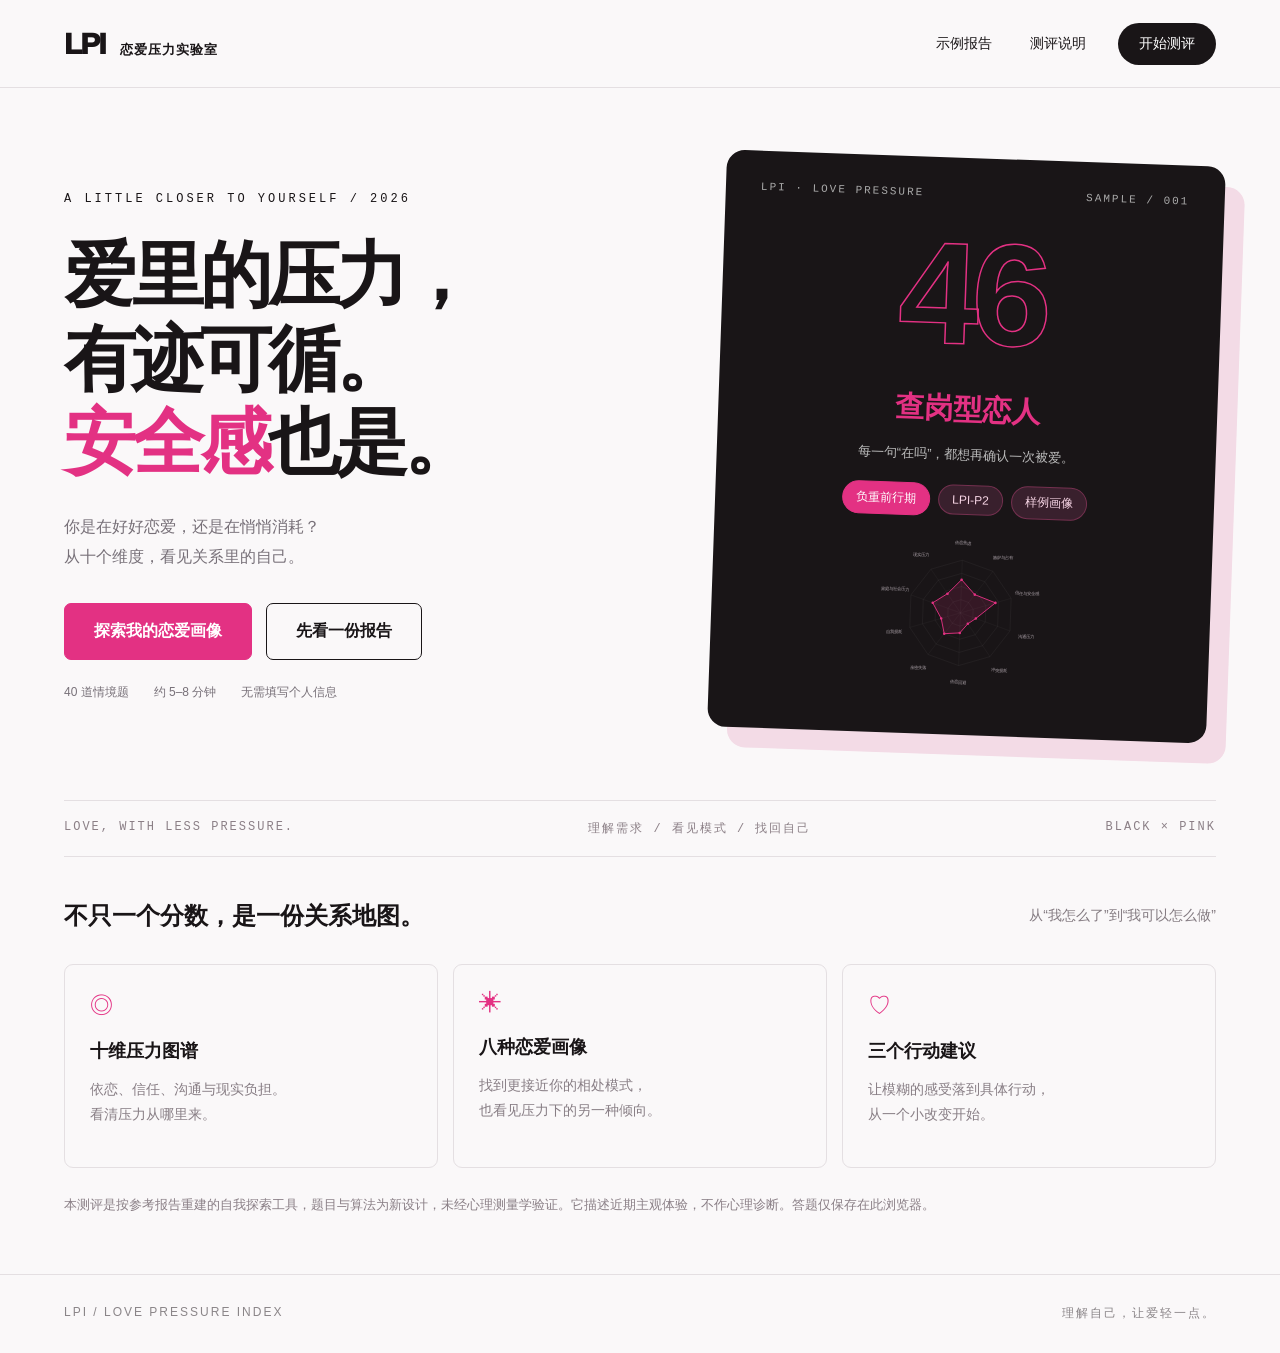
<file: index.html>
<!doctype html><html lang="zh-CN"><head><meta charset="UTF-8"><meta name="viewport" content="width=device-width, initial-scale=1"><title>LPI · 恋爱压力实验室</title><meta name="description" content="从十个维度，看见关系里的压力与安全感。40道情境题，生成你的恋爱压力画像。"><link rel="stylesheet" href="style.css?v=2"></head><body><header><a class="brand" href="#" id="home">LPI<span>恋爱压力实验室</span></a><nav><button id="navReport">示例报告</button><button id="navMethod">测评说明</button><button class="small-pink" id="navStart">开始测评</button></nav></header><main id="app"></main><footer><span>LPI / LOVE PRESSURE INDEX</span><span>理解自己，让爱轻一点。</span></footer><script src="app.js"></script></body></html>
</file>
<file: style.css>
:root{color-scheme:light;--pink:#e33183;--ink:#191517;--muted:#8a8588;--paper:#faf8f9;--line:#e4dfe2}*{box-sizing:border-box}body{margin:0;background:var(--paper);color:var(--ink);font-family:-apple-system,BlinkMacSystemFont,"PingFang SC","Microsoft Yahei",sans-serif}button,a,input{ -webkit-tap-highlight-color:transparent}button{font:inherit;cursor:pointer;color:var(--ink)}a{color:inherit;text-decoration:none}header{height:88px;border-bottom:1px solid var(--line);display:flex;align-items:center;justify-content:space-between;padding:0 5vw;background:#faf8f9} .brand{font-size:30px;font-weight:950;letter-spacing:-2px}.brand span{font-size:13px;font-weight:600;letter-spacing:1px;margin-left:15px}nav{display:flex;gap:26px;align-items:center}nav button{background:none;border:0;font-size:14px}button.small-pink{background:var(--ink);color:white;padding:12px 21px;border-radius:30px}main{min-height:80vh}footer{display:flex;justify-content:space-between;padding:30px 5vw;border-top:1px solid var(--line);font-size:12px;letter-spacing:2px;color:var(--muted)}.landing{max-width:1280px;margin:auto;padding:70px 5vw 45px}.eyebrow{font-size:12px;letter-spacing:3px;font-family:monospace}.hero{display:grid;grid-template-columns:1.2fr 1fr;gap:55px;align-items:center}.hero h1{font-size:clamp(48px,5.6vw,82px);line-height:1.16;letter-spacing:-4px;margin:28px 0}.pink{color:var(--pink)}.hero p{color:#777078;font-size:16px;line-height:1.9}.hero-actions{display:flex;gap:14px;margin-top:30px}.primary,.secondary{padding:17px 29px;border-radius:7px;border:1px solid var(--ink);font-weight:650}.primary{background:var(--pink);border-color:var(--pink);color:white}.secondary{background:transparent}.meta{display:flex;gap:25px;margin-top:24px;color:#777078;font-size:12px}.hero-card{background:var(--ink);color:white;border-radius:18px;padding:30px 35px;position:relative;transform:rotate(2deg);box-shadow:20px 20px 0 #f3dbe6}.card-top{display:flex;justify-content:space-between;font:11px monospace;letter-spacing:2px;color:#aaa}.score{font-size:145px;line-height:1.1;font-weight:900;letter-spacing:-8px;color:transparent;-webkit-text-stroke:1.5px var(--pink);margin:15px 0}.hero-card .score{text-align:center}.hero-card h2{font-size:29px;color:var(--pink);text-align:center;margin:0}.hero-card .caption{text-align:center;color:#bbb;font-size:13px}.mini-radar{height:160px;margin:12px auto;display:block}.chip{display:inline-block;border-radius:30px;background:#39202d;border:1px solid #74304f;color:#f8d6e6;padding:7px 13px;font-size:12px;margin:4px}.chip.solid{background:var(--pink);color:white;border-color:var(--pink)}.hero-card .tags{text-align:center}.ticker{border-top:1px solid var(--line);border-bottom:1px solid var(--line);padding:19px 0;margin-top:65px;display:flex;justify-content:space-between;color:#8b7f86;font:12px monospace;letter-spacing:2px}.intro{display:flex;justify-content:space-between;margin-top:36px;align-items:center}.intro h2{font-size:24px;margin:0}.intro p{color:#837a80;font-size:14px}.features{display:grid;grid-template-columns:repeat(3,1fr);gap:15px;margin:25px 0}.feature{border:1px solid var(--line);border-radius:9px;padding:25px}.feature b{font-size:18px}.feature p{font-size:14px;line-height:1.8;color:#887e85}.feature i{display:block;color:var(--pink);font-size:23px;font-style:normal;margin-bottom:18px}.report{max-width:820px;margin:40px auto;padding:0 20px}.report-tools{display:flex;justify-content:space-between;align-items:center;margin-bottom:18px;font-size:13px}.report-tools button{border:1px solid var(--line);background:white;border-radius:5px;padding:9px 12px}.cover{background:var(--ink);color:white;border-radius:18px;padding:38px 42px;text-align:center;background-image:radial-gradient(#ffffff08 1px,transparent 1px);background-size:19px 19px}.cover .card-top{border-bottom:1px solid #ffffff25;padding-bottom:22px;text-align:left}.cover .eyebrow{margin-top:30px;color:#aaa}.cover h1{font-size:42px;color:var(--pink);margin:18px}.cover .score{font-size:150px;margin:12px}.cover p{color:#c3babe}.gauge{height:14px;background:#ffffff18;border-radius:5px;overflow:hidden;margin-top:15px}.gauge i{display:block;height:100%;background:var(--pink)}.gauge-label{display:flex;justify-content:space-between;font-size:14px;margin-top:10px;color:#c4a0b3}.cover blockquote{border-top:1px solid #ffffff22;margin:30px 0 0;padding:28px 0 6px;font-size:21px;font-weight:bold}.panel{background:white;border:1px solid var(--line);border-radius:18px;padding:32px;margin-top:23px}.panel.dark{background:var(--ink);color:white}.section-title{display:flex;gap:20px;align-items:center;border-bottom:1px solid var(--line);padding-bottom:24px;margin-bottom:24px}.dark .section-title{border-color:#ffffff25}.section-title strong{font-size:44px;letter-spacing:-2px;color:var(--pink)}.section-title h2{font-size:24px;margin:0 0 8px}.section-title p{font-size:14px;margin:0;color:var(--muted)}.radar{width:100%;max-height:420px}.sources{text-align:center;line-height:1.8;font-size:16px}.dimension-row{display:grid;grid-template-columns:24px 140px 1fr 35px;align-items:center;gap:12px;margin:20px 0;font-size:15px}.dimension-row .idx{font:12px monospace;color:#aaa}.track{height:8px;border-radius:6px;background:#e8e6e7;overflow:hidden}.dark .track{background:#ffffff20}.track i{height:100%;display:block;background:var(--pink);border-radius:6px}.dimension-row b{color:var(--pink);text-align:right}.type-row{display:grid;grid-template-columns:28px 38px 125px 1fr 45px;gap:10px;align-items:center;margin:21px 0;font-size:15px}.type-icon{border-radius:100%;background:#fbeaf2;color:#b62f6d;display:grid;place-items:center;height:36px;font-size:20px}.type-row:first-child{font-weight:bold;color:var(--pink)}.type-row:not(:first-child) .track i{background:#a9a5a7}.body-copy{font-size:16px;line-height:2.15}.quote{border-left:3px solid var(--pink);padding-left:22px;font-weight:650;line-height:1.9}.note{font-size:13px;color:#8a7f86;line-height:1.8}.detail{background:#faf9f9;border:1px solid var(--line);border-radius:12px;padding:22px;margin:14px 0}.detail summary{cursor:pointer;list-style:none;font-size:18px;font-weight:700;display:flex;justify-content:space-between}.detail summary::after{content:'+';font-weight:400;color:#999}.detail[open] summary::after{content:'−'}.detail .track{margin:20px 0 12px}.detail p{font-size:15px;line-height:1.9;color:#766d72}.detail ul{border-top:1px solid var(--line);padding-top:18px;font-size:15px;line-height:1.9;color:#766d72;padding-left:20px}.tip{display:flex;gap:22px;border:1px solid var(--line);border-radius:12px;padding:22px;margin:16px 0;line-height:1.9}.tip strong{font-size:28px;color:var(--pink)}.tip p{margin:0;font-size:15px}.report-end{text-align:center;padding:40px}.report-end h2{font-size:29px}.quiz{max-width:760px;margin:50px auto;padding:0 24px}.quiz-top{display:flex;justify-content:space-between;color:#867a81;font-size:14px}.quiz .track{margin:20px 0 45px;height:5px}.quiz h1{font-size:30px;line-height:1.65;margin:24px 0 30px}.quiz .options{display:grid;gap:12px}.option{color:#191517;-webkit-text-fill-color:#191517;border:1px solid var(--line);background:white;border-radius:10px;text-align:left;padding:19px 22px;display:flex;gap:20px;align-items:center}.option span{border:1px solid #d6cfd3;border-radius:50%;width:26px;height:26px;display:grid;place-items:center;font:12px monospace;color:#66555f;-webkit-text-fill-color:#66555f}.option.selected{color:#191517;-webkit-text-fill-color:#191517;border-color:var(--pink);background:#fcedf3}.option.selected span{background:#b91d61;color:white;-webkit-text-fill-color:white;border-color:var(--pink)}.quiz-controls{display:flex;justify-content:space-between;margin:28px 0}.quiz-controls button:disabled{opacity:.35;cursor:not-allowed}.method{max-width:820px;margin:45px auto;padding:30px}.method h1{font-size:36px}.method h2{margin-top:35px}.method p,.method li{line-height:2;color:#72676e}.link{border:0;background:none;color:var(--pink);padding:0}.notice{border:1px solid #f2c5da;background:#fdf0f6;border-radius:8px;padding:14px 18px;font-size:13px;line-height:1.9;color:#a44871}button:focus-visible,a:focus-visible,summary:focus-visible{outline:3px solid var(--pink);outline-offset:4px}@media(max-width:700px){header{height:72px;padding:0 20px}.brand{font-size:26px}.brand span{display:none}nav{gap:14px}nav button{font-size:12px}button.small-pink{padding:10px 14px}.landing{padding:36px 24px}.hero{grid-template-columns:1fr;gap:40px}.hero h1{font-size:52px;letter-spacing:-2px}.hero-card{margin:0 12px;padding:24px}.hero-card .score{font-size:110px}.ticker{margin-top:45px;font-size:10px;gap:10px;letter-spacing:0}.intro{display:block}.features{grid-template-columns:1fr}.feature{padding:22px}.feature i{float:right}.report{padding:0 12px;margin-top:23px}.cover{padding:27px 22px}.cover h1{font-size:33px}.cover .score{font-size:130px}.panel{padding:23px 18px}.section-title{gap:14px}.section-title strong{font-size:36px}.section-title h2{font-size:22px}.section-title p{font-size:12px}.dimension-row{grid-template-columns:18px 105px 1fr 28px;gap:8px;font-size:13px}.type-row{grid-template-columns:20px 30px 95px 1fr 38px;gap:7px;font-size:13px}.type-icon{height:30px}.quiz{margin-top:32px}.quiz h1{font-size:25px}.meta{gap:18px}.report-tools{font-size:12px}.report-tools button{font-size:12px}.method{padding:20px}footer{font-size:10px;letter-spacing:0;gap:15px}.hero-actions button{padding:16px 23px}.detail{padding:18px}.detail summary{font-size:16px}}@media print{header,footer,.report-tools,.report-end button{display:none}.report{max-width:100%;margin:0}.panel,.cover,.detail{break-inside:avoid}body{-webkit-print-color-adjust:exact;print-color-adjust:exact}.cover{color:white}.panel{margin-top:15px}}
</file>
